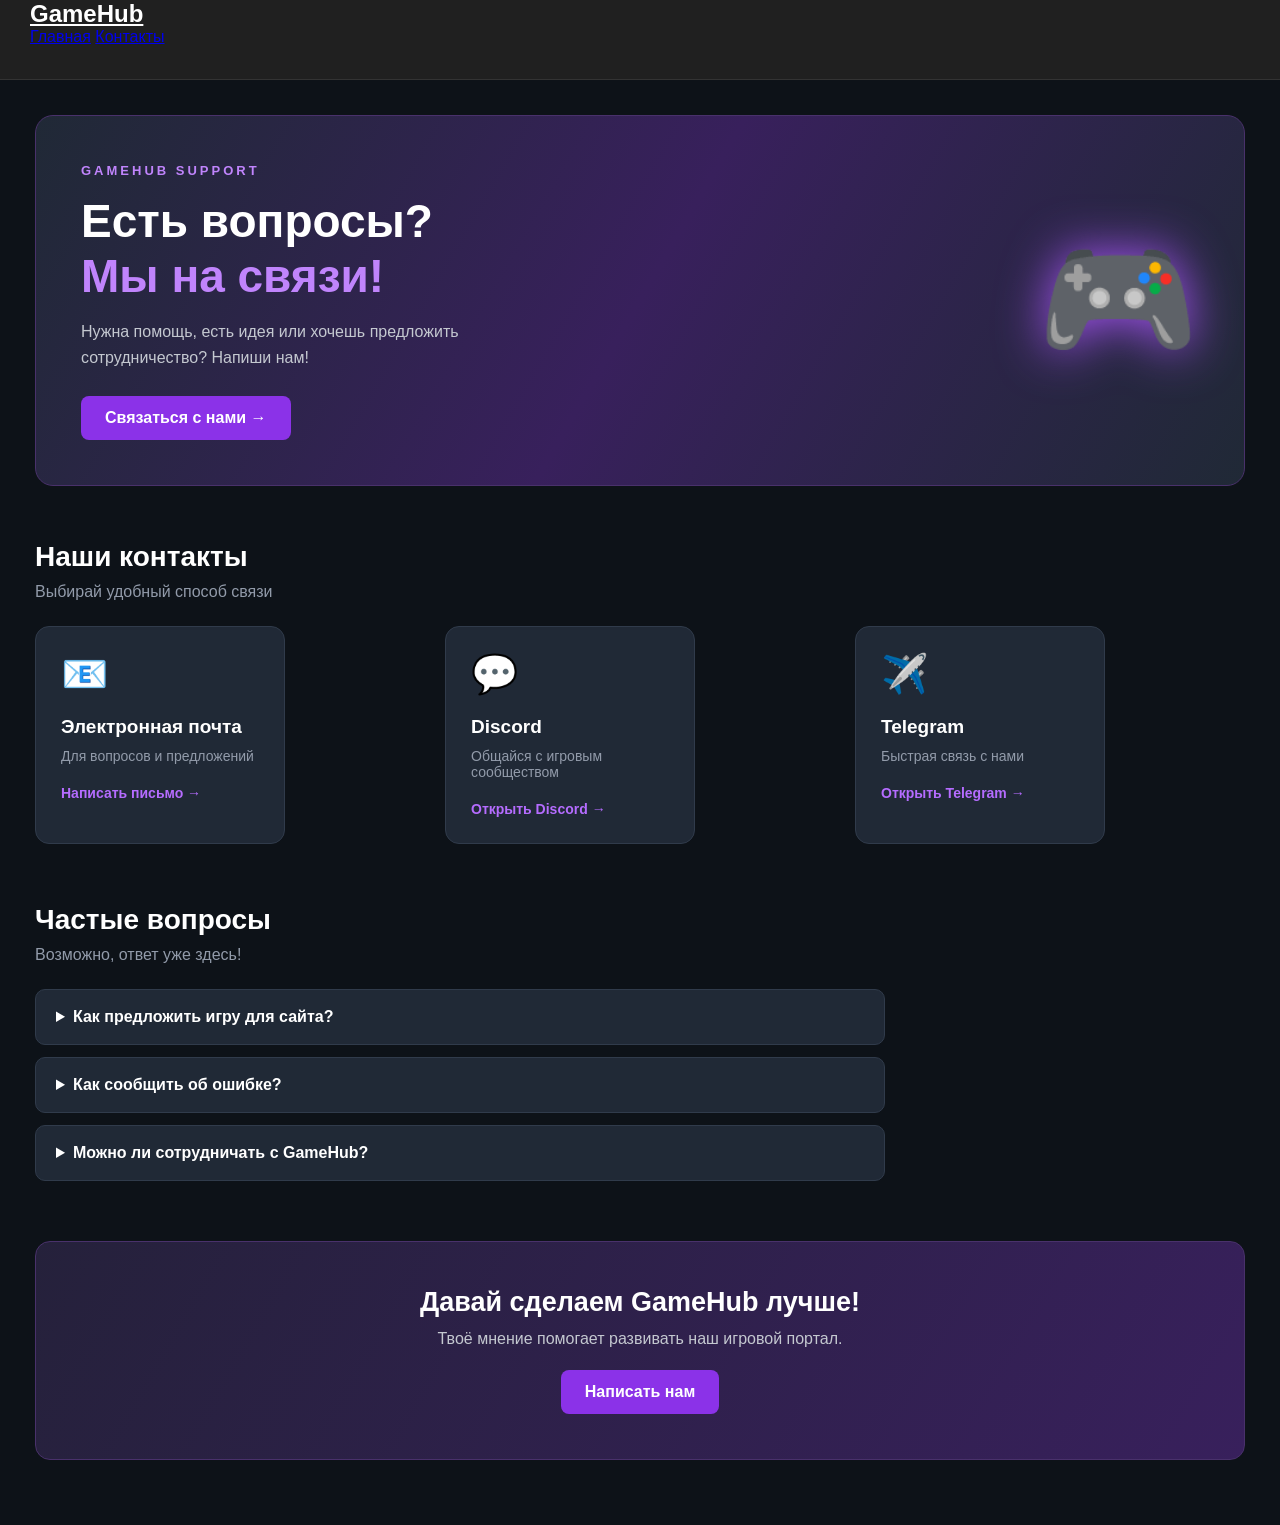
<file: contacts.html>
<!DOCTYPE html>
<html lang="ru">
<head>
    <meta charset="UTF-8">
    <meta name="viewport" content="width=device-width, initial-scale=1.0">
    <title>Контакты — GameHub</title>
    <link rel="stylesheet" href="css/style.css">
</head>
<body>

    <header class="header">
        <div class="container">
            <a href="index.html" class="logo">GameHub</a>

            <nav class="nav">
                <a href="index.html">Главная</a>
                <a href="contacts.html" class="active">Контакты</a>
            </nav>
        </div>
    </header>

    <main class="contacts_page">

        <section class="contacts_hero">
            <div class="contacts_hero_content">
                <span class="contacts_label">GAMEHUB SUPPORT</span>
                <h1>Есть вопросы?<br><span>Мы на связи!</span></h1>
                <p>
                    Нужна помощь, есть идея или хочешь предложить сотрудничество?
                    Напиши нам!
                </p>
                <a href="#contact_methods" class="contacts_main_button">
                    Связаться с нами →
                </a>
            </div>

            <div class="contacts_hero_icon">
                🎮
            </div>
        </section>

        <section class="contact_methods" id="contact_methods">

            <div class="contacts_section_header">
                <h2>Наши контакты</h2>
                <p>Выбирай удобный способ связи</p>
            </div>

            <div class="contacts_list">

                <div class="contact_card">
                    <div class="contact_icon">📧</div>
                    <h3>Электронная почта</h3>
                    <p>Для вопросов и предложений</p>
                    <a href="mailto:gamehub@example.com">
                        Написать письмо →
                    </a>
                </div>

                <div class="contact_card">
                    <div class="contact_icon">💬</div>
                    <h3>Discord</h3>
                    <p>Общайся с игровым сообществом</p>
                    <a href="https://discord.com/" target="_blank">
                        Открыть Discord →
                    </a>
                </div>

                <div class="contact_card">
                    <div class="contact_icon">✈️</div>
                    <h3>Telegram</h3>
                    <p>Быстрая связь с нами</p>
                    <a href="https://t.me/" target="_blank">
                        Открыть Telegram →
                    </a>
                </div>

            </div>
        </section>

        <section class="contacts_faq">
            <div class="contacts_section_header">
                <h2>Частые вопросы</h2>
                <p>Возможно, ответ уже здесь!</p>
            </div>

            <details>
                <summary>Как предложить игру для сайта?</summary>
                <p>Напиши нам на электронную почту с названием игры и своим предложением.</p>
            </details>

            <details>
                <summary>Как сообщить об ошибке?</summary>
                <p>Расскажи, что произошло, и укажи, на какой странице возникла проблема.</p>
            </details>

            <details>
                <summary>Можно ли сотрудничать с GameHub?</summary>
                <p>Конечно! Отправь нам своё предложение, и мы его рассмотрим.</p>
            </details>
        </section>

        <section class="contacts_bottom">
            <h2>Давай сделаем GameHub лучше!</h2>
            <p>Твоё мнение помогает развивать наш игровой портал.</p>
            <a href="mailto:gamehub@example.com">
                Написать нам
            </a>
        </section>

    </main>

</body>
</html>
</file>
<file: css/style.css>
* {
    margin: 0;
    padding: 0;
    box-sizing: border-box;
}

body {
    font-family: Arial, Helvetica, sans-serif;
    background: #0D1218;
    color: white;
}

.container {
    width: 100%;
    max-width: 1280px;
    margin: 0 auto;
    padding: 0 30px;
}

.header {
    height: 80px;
    background: #202020;
    border-bottom: 1px solid #333;
}


.header_container {
    padding-top: 20px;
    width: 100%;
    display: flex;
    align-items: center;
    justify-content: space-between;
}

.logo {
    color: white;
    font-size: 24px;
    font-weight: bold;
}

.logo a {
    color: white;
    text-decoration: none;
}


.header_nav{
    display: flex;
    gap: 20px;
}
.header_nav a{
    color:#b7bac0;
    text-decoration: none;
    font-size: 16px;
}

.header_action{
    display: flex;
    gap: 14px;
}
.header_search{
    color: white;
    background: transparent;
    border: none;
    font-size: 18px;
    cursor: pointer;
}

.header_login,
.header_singUp{
    padding: 8px 15px;
    color: white;
    border-radius: 8px;
    cursor: pointer;
}

.header_login{
    background: transparent;
    border: 1px solid #303641;
}
.header_singUp{
    background: #8b32e8;
    border: 1px solid #8b32e8;
}

.banner{
    min-height: 450px;
    background: linear-gradient(90deg,
            rgba(15, 40, 116, 0.9) 25%,
            rgba(32, 1, 94, 0.6) 60%),
            url("https://static.vecteezy.com/system/resources/thumbnails/066/025/195/small/panoramic-banner-of-gaming-controller-against-neon-colorful-background-videogames-header-with-empty-space-for-promo-or-social-media-post-photo.jpg");
            background-size: cover;
            background-repeat: no-repeat;
            background-position: center;
}
.banner_contant{
    max-width: 350px;
    padding-top: 100px;
}
.banner_title{
    text-transform: uppercase;
    color: white;
    font-size: 42px;
    line-height: 1, 2;
}

.banner_text{
    margin-top: 20px;
    font-size: 18px;
    line-height: 1.8px;
    color: #c1c4cc;
    margin-bottom: 20px;
}

.banner_button{
    padding: 15px, 35px;
    color: white;
    font-size: 16px;
    background: #8b32e8;
    margin-top: 30px;
    border-radius: 10px;
    text-decoration: none;
}

.popular_games{
    padding: 40px;
}

.popular_games_header{
    display: flex;
    align-items: center;
    justify-content: space-between;
    margin-bottom: 25px;
}


.popular_game_list {
    display: flex;
    flex-direction: row;
    gap: 20px;
    flex-wrap: nowrap;
}

.game_card {
    flex: 1;
    min-width: 0;
    display: flex;
    flex-direction: column;
    background: #202936;
    border-radius: 12px;
    overflow: hidden;
    transition: transform 0.3s;
}

.game_card:hover {
    transform: translateY(-5px);
}

.game_card_image {
    width: 100%;
    height: 200px;
    object-fit: cover;
}

.game_card_content {
    padding: 15px;
}

.game_card_title {
    font-size: 17px;
    margin-bottom: 8px;
}

.game_card_genre {
    color: #b7bac0;
    font-size: 14px;
    margin-bottom: 10px;
}

.game_card_raiting {
    color: #ffd700;
    font-size: 16px;
    font-weight: bold;
}


/* LAST NEWS */

.news {
    padding: 40px 0;
}

.news_header {
    display: flex;
    align-items: center;
    justify-content: space-between;
    width: 100%;
    margin-bottom: 25px;
}

.news_view_all {
    margin-left: auto;
    color: #a855f7;
    text-decoration: none;
    font-size: 14px;
    font-weight: bold;
}

.news_header h2 {
    font-size: 28px;
    color: white;
}

.news_list {
    display: flex;
    flex-direction: column;
    gap: 20px;
}

.news_card {
    display: flex;
    align-items: center;
    gap: 20px;
    background: #202936;
    border: 1px solid #303b4b;
    border-radius: 12px;
    overflow: hidden;
    transition: 0.3s;
}

.news_card:hover {
    transform: translateY(-4px);
    border-color: #8b32e8;
}

.news_image {
    width: 200px;
    height: 150px;
    object-fit: cover;
}

.news_content {
    padding: 15px;
}

.news_date {
    color: #929baa;
    font-size: 13px;
    margin-bottom: 10px;
}

.news_content h3 {
    font-size: 20px;
    margin-bottom: 10px;
}

.news_description {
    color: #b7bac0;
    font-size: 14px;
    line-height: 1.6;
    margin-bottom: 15px;
}

.news_button {
    color: #a855f7;
    text-decoration: none;
    font-weight: bold;
}

.news_button:hover {
    color: white;
}

/* LATEST NEWS */

.news_featured {
    border: 1px solid #8b32e8;
    background: linear-gradient(90deg, #29203c, #202936);
    box-shadow: 0 0 15px rgba(139, 50, 232, 0.15);
}

.news_featured .news_image {
    width: 280px;
    height: 200px;
}

.news_featured .news_content h3 {
    font-size: 24px;
}

.news_badge {
    display: inline-block;
    background: #8b32e8;
    color: white;
    padding: 5px 10px;
    border-radius: 5px;
    font-size: 11px;
    font-weight: bold;
    margin-bottom: 10px;
}

/* MOBILE */

@media (max-width: 600px) {
    .news_card,
    .news_featured {
        flex-direction: column;
        align-items: stretch;
    }

    .news_image,
    .news_featured .news_image {
        width: 100%;
        height: 180px;
    }
}


/* Уменьшаем ширину блока новостей */

.news_list {
    width: 50%;
    display: flex;
    flex-direction: column;
    gap: 15px;
}

.news_card {
    width: 100%;
    gap: 12px;
}

.news_image {
    width: 130px;
    height: 110px;
}

.news_featured .news_image {
    width: 160px;
    height: 140px;
}

.news_content {
    padding: 10px;
}

.news_content h3 {
    font-size: 16px;
}

.news_featured .news_content h3 {
    font-size: 18px;
}

.news_description {
    font-size: 12px;
    margin-bottom: 8px;
}

/* Для телефонов */
@media (max-width: 600px) {
    .news_list {
        width: 100%;
    }
}
.news_list {
    width: 100%;
}

/* NEWS AND TOP RATED LAYOUT */

.news_layout {
    display: flex;
    align-items: flex-start;
    gap: 30px;
}

.news_left {
    width: 50%;
    min-width: 0;
}

.news_header {
    display: flex;
    align-items: center;
    justify-content: space-between;
    margin-bottom: 25px;
}

.news_view_all {
    color: #a855f7;
    text-decoration: none;
    font-size: 14px;
    font-weight: bold;
}

.news_view_all:hover {
    color: white;
}

/* TOP RATED */

.top_rated {
    width: 50%;
    background: #202936;
    border: 1px solid #303b4b;
    border-radius: 12px;
    padding: 20px;
}

.top_rated_header {
    margin-bottom: 20px;
}

.top_rated_header h2 {
    font-size: 28px;
    color: white;
}

.top_rated_list {
    display: flex;
    flex-direction: column;
    gap: 15px;
}

.rated_game {
    display: flex;
    align-items: center;
    gap: 12px;
    padding: 10px;
    background: #151e29;
    border-radius: 10px;
    transition: 0.3s;
}

.rated_game:hover {
    background: #303b4b;
    transform: translateX(4px);
}

.rated_number {
    color: #a855f7;
    font-size: 22px;
    font-weight: bold;
    min-width: 22px;
}

.rated_image {
    width: 95px;
    height: 65px;
    object-fit: cover;
    border-radius: 6px;
}

.rated_content {
    flex: 1;
    min-width: 0;
}

.rated_content h3 {
    color: white;
    font-size: 14px;
    margin-bottom: 7px;
}

.rated_content p {
    color: #929baa;
    font-size: 12px;
}

/* RESPONSIVE */

@media (max-width: 900px) {
    .news_layout {
        flex-direction: column;
    }

    .news_left,
    .top_rated {
        width: 100%;
    }
}

@media (max-width: 600px) {
    .rated_image {
        width: 80px;
        height: 60px;
    }

    .rated_content h3 {
        font-size: 12px;
    }
}
/* CONTACTS PAGE */

.contacts_page {
    padding: 60px 20px;
}

.contacts_section {
    max-width: 1000px;
    margin: 0 auto;
    text-align: center;
}

.contacts_section h1 {
    color: white;
    font-size: 36px;
    margin-bottom: 15px;
}

.contacts_description {
    color: #b7bac0;
    font-size: 16px;
    margin-bottom: 40px;
}

.contacts_list {
    display: flex;
    justify-content: center;
    gap: 20px;
    flex-wrap: wrap;
}

.contact_card {
    background: #202936;
    border: 1px solid #303b4b;
    border-radius: 12px;
    padding: 30px 20px;
    width: 250px;
    transition: 0.3s;
}

.contact_card:hover {
    transform: translateY(-5px);
    background: #303b4b;
}

.contact_card h2 {
    color: white;
    font-size: 18px;
    margin-bottom: 15px;
}

.contact_card p {
    color: #a855f7;
    font-size: 15px;
}

/* CONTACTS PAGE */

.contacts_page {
    padding: 50px 35px;
}

.contacts_header {
    margin-bottom: 35px;
}

.contacts_header h1 {
    color: white;
    font-size: 32px;
    margin-bottom: 12px;
}

.contacts_header p {
    color: #b7bac0;
    font-size: 16px;
}

.contacts_list {
    display: flex;
    gap: 20px;
    flex-wrap: wrap;
}

.contact_card {
    flex: 1;
    min-width: 220px;
    background: #202936;
    border: 1px solid #303b4b;
    border-radius: 12px;
    padding: 25px;
    transition: 0.3s;
}

.contact_card:hover {
    transform: translateY(-5px);
    background: #283445;
}

.contact_icon {
    font-size: 32px;
    margin-bottom: 15px;
}

.contact_card h2 {
    color: white;
    font-size: 20px;
    margin-bottom: 10px;
}

.contact_card p {
    color: #a855f7;
    font-size: 15px;
}
/* ===== DYNAMIC CONTACTS PAGE ===== */

.contacts_page {
    padding: 35px;
}

/* HERO */

.contacts_hero {
    min-height: 300px;
    padding: 45px;
    display: flex;
    align-items: center;
    justify-content: space-between;
    overflow: hidden;
    position: relative;
    background: linear-gradient(120deg, #202936, #38205c, #202936);
    border: 1px solid #49316b;
    border-radius: 18px;
    margin-bottom: 55px;
}

.contacts_hero_content {
    max-width: 600px;
    position: relative;
    z-index: 1;
}

.contacts_label {
    color: #c084fc;
    font-size: 13px;
    font-weight: bold;
    letter-spacing: 3px;
}

.contacts_hero h1 {
    color: white;
    font-size: 46px;
    line-height: 1.2;
    margin: 15px 0;
}

.contacts_hero h1 span {
    color: #c084fc;
}

.contacts_hero p {
    color: #c4c8d0;
    font-size: 16px;
    max-width: 450px;
    line-height: 1.6;
    margin-bottom: 25px;
}

.contacts_main_button,
.contacts_bottom a {
    display: inline-block;
    background: #8b32e8;
    color: white;
    text-decoration: none;
    padding: 13px 24px;
    border-radius: 8px;
    font-weight: bold;
    transition: 0.3s;
}

.contacts_main_button:hover,
.contacts_bottom a:hover {
    background: #a855f7;
    transform: translateY(-3px);
    box-shadow: 0 5px 20px #8b32e866;
}

.contacts_hero_icon {
    font-size: 130px;
    animation: gameFloat 3s ease-in-out infinite;
    filter: drop-shadow(0 0 25px #a855f7);
}

@keyframes gameFloat {
    0%, 100% {
        transform: translateY(0) rotate(-5deg);
    }

    50% {
        transform: translateY(-18px) rotate(5deg);
    }
}

/* SECTION HEADERS */

.contacts_section_header {
    margin-bottom: 25px;
}

.contacts_section_header h2 {
    color: white;
    font-size: 28px;
    margin-bottom: 10px;
}

.contacts_section_header p {
    color: #929baa;
}

/* CONTACT CARDS */

.contact_methods {
    margin-bottom: 60px;
}

.contacts_list {
    display: grid;
    grid-template-columns: repeat(3, 1fr);
    gap: 20px;
}

.contact_card {
    background: #202936;
    border: 1px solid #303b4b;
    border-radius: 14px;
    padding: 25px;
    transition: 0.3s;
}

.contact_card:hover {
    transform: translateY(-8px);
    border-color: #a855f7;
    box-shadow: 0 10px 30px #8b32e822;
}

.contact_icon {
    font-size: 38px;
    margin-bottom: 20px;
}

.contact_card h3 {
    color: white;
    font-size: 19px;
    margin-bottom: 10px;
}

.contact_card p {
    color: #929baa;
    font-size: 14px;
    margin-bottom: 20px;
}

.contact_card a {
    color: #b56cff;
    text-decoration: none;
    font-weight: bold;
    font-size: 14px;
}

.contact_card a:hover {
    color: white;
}

/* FAQ */

.contacts_faq {
    max-width: 850px;
    margin-bottom: 60px;
}

.contacts_faq details {
    background: #202936;
    border: 1px solid #303b4b;
    border-radius: 10px;
    padding: 18px 20px;
    margin-bottom: 12px;
    transition: 0.3s;
}

.contacts_faq details[open] {
    border-color: #8b32e8;
}

.contacts_faq summary {
    color: white;
    font-weight: bold;
    cursor: pointer;
}

.contacts_faq details p {
    color: #aeb5c0;
    line-height: 1.6;
    margin-top: 15px;
}

/* BOTTOM BLOCK */

.contacts_bottom {
    text-align: center;
    padding: 45px 20px;
    background: linear-gradient(120deg, #25213b, #38205c);
    border: 1px solid #49316b;
    border-radius: 15px;
    margin-bottom: 30px;
}

.contacts_bottom h2 {
    color: white;
    font-size: 27px;
    margin-bottom: 12px;
}

.contacts_bottom p {
    color: #c4c8d0;
    margin-bottom: 22px;
}

/* MOBILE */

@media (max-width: 750px) {
    .contacts_page {
        padding: 20px;
    }

    .contacts_hero {
        padding: 30px 22px;
    }

    .contacts_hero h1 {
        font-size: 34px;
    }

    .contacts_hero_icon {
        font-size: 65px;
    }

    .contacts_list {
        grid-template-columns: 1fr;
    }
}

@media (max-width: 450px) {
    .contacts_hero_icon {
        display: none;
    }
}
</file>
